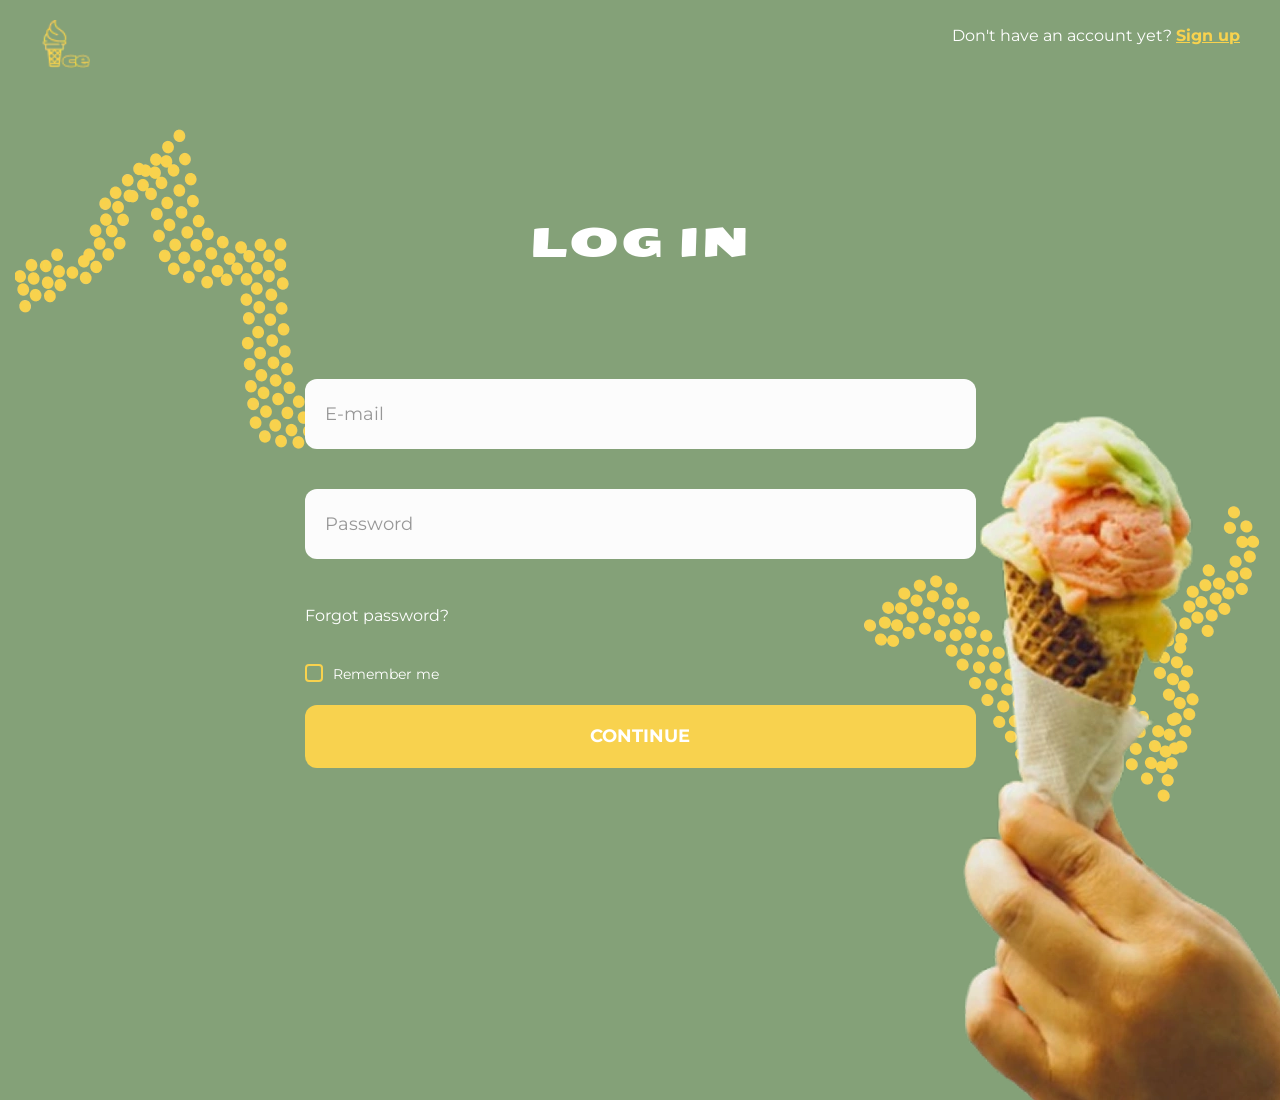
<file: login.html>
<!DOCTYPE html>
<html lang="en">
<head>
    <meta charset="UTF-8">
    <meta name="viewport" content="width=device-width, initial-scale=1.0">
    <title>Document</title>
    <link rel="stylesheet" href="./css/main.css">
     <link
        href="https://fonts.googleapis.com/css2?family=Arimo:ital,wght@0,400..700;1,400..700&family=DM+Sans:ital,opsz,wght@0,9..40,100..1000;1,9..40,100..1000&family=Kaushan+Script&family=Montserrat:ital,wght@0,100..900;1,100..900&family=Oswald:wght@200..700&family=Playwrite+NZ+Basic:wght@100..400&family=Roboto:ital,wght@0,100..900;1,100..900&family=Seymour+One&display=swap"
        rel="stylesheet">
    <link rel="preconnect" href="https://fonts.googleapis.com">
    <link rel="preconnect" href="https://fonts.gstatic.com" crossorigin>
    <link
        href="https://fonts.googleapis.com/css2?family=Arimo:ital,wght@0,400..700;1,400..700&family=DM+Sans:ital,opsz,wght@0,9..40,100..1000;1,9..40,100..1000&family=Kaushan+Script&family=Montserrat:ital,wght@0,100..900;1,100..900&family=Oswald:wght@200..700&family=Playwrite+NZ+Basic:wght@100..400&family=Roboto:ital,wght@0,100..900;1,100..900&family=Seymour+One&display=swap"
        rel="stylesheet">
    <link rel="stylesheet" href="https://cdn.jsdelivr.net/npm/bootstrap-icons@1.8.1/font/bootstrap-icons.css">
    <link href="https://cdn.jsdelivr.net/npm/bootstrap@5.1.3/dist/css/bootstrap.min.css" rel="stylesheet">
</head>
<body class="reg-body">

 <img class="bg-ice-cream" src="src/img/icecream.webp" alt="" >
    <img class="bg-dots-1" src="src/img/bg-dots-1.webp" alt="">
    <img class="bg-dots-2" src="src/img/bg-dots-2.webp" alt="">

   <header class="reg-header">
    <div class="logo">
         <a href="index.html"><img src="src/img/iceCream-logo.webp" alt="logo"></a>
    </div>
    <p class="desktop-link">
        <span class="switch-text">Don't have an account yet?</span> 
        <a href="register.html" class="switch-auth">Sign up</a>
    </p>
</header>
<main class="reg-container">
        <h1 id="form-title">LOG IN</h1>
       <form class="reg-form" id="login-form">
                <div class="inputs">
                    <div class="field">
                    <input type="email" id="loginEmail" placeholder="E-mail" required>
                    <p class="error" id="loginEmailError"></p>
                </div>

            <div class="field">
                <input type="password" id="loginPassword" placeholder="Password" required>
                <p class="error" id="loginPasswordError"></p>
            </div>
        </div>

        <p id="forgot" >
            Forgot password?
        </p>

        <div class="checks">
            <label class="check-item">
                <input type="checkbox" id="remember">
                <span class="box"></span>
                Remember me
            </label>
        </div>


            <button type="submit" class="btn-submit" id="reg-btn">CONTINUE</button>
        </form>

        <p class="mobile-link">Already have an account? <a href="register.html">Log in</a></p>
</main>
    
</body>
</html>
</file>
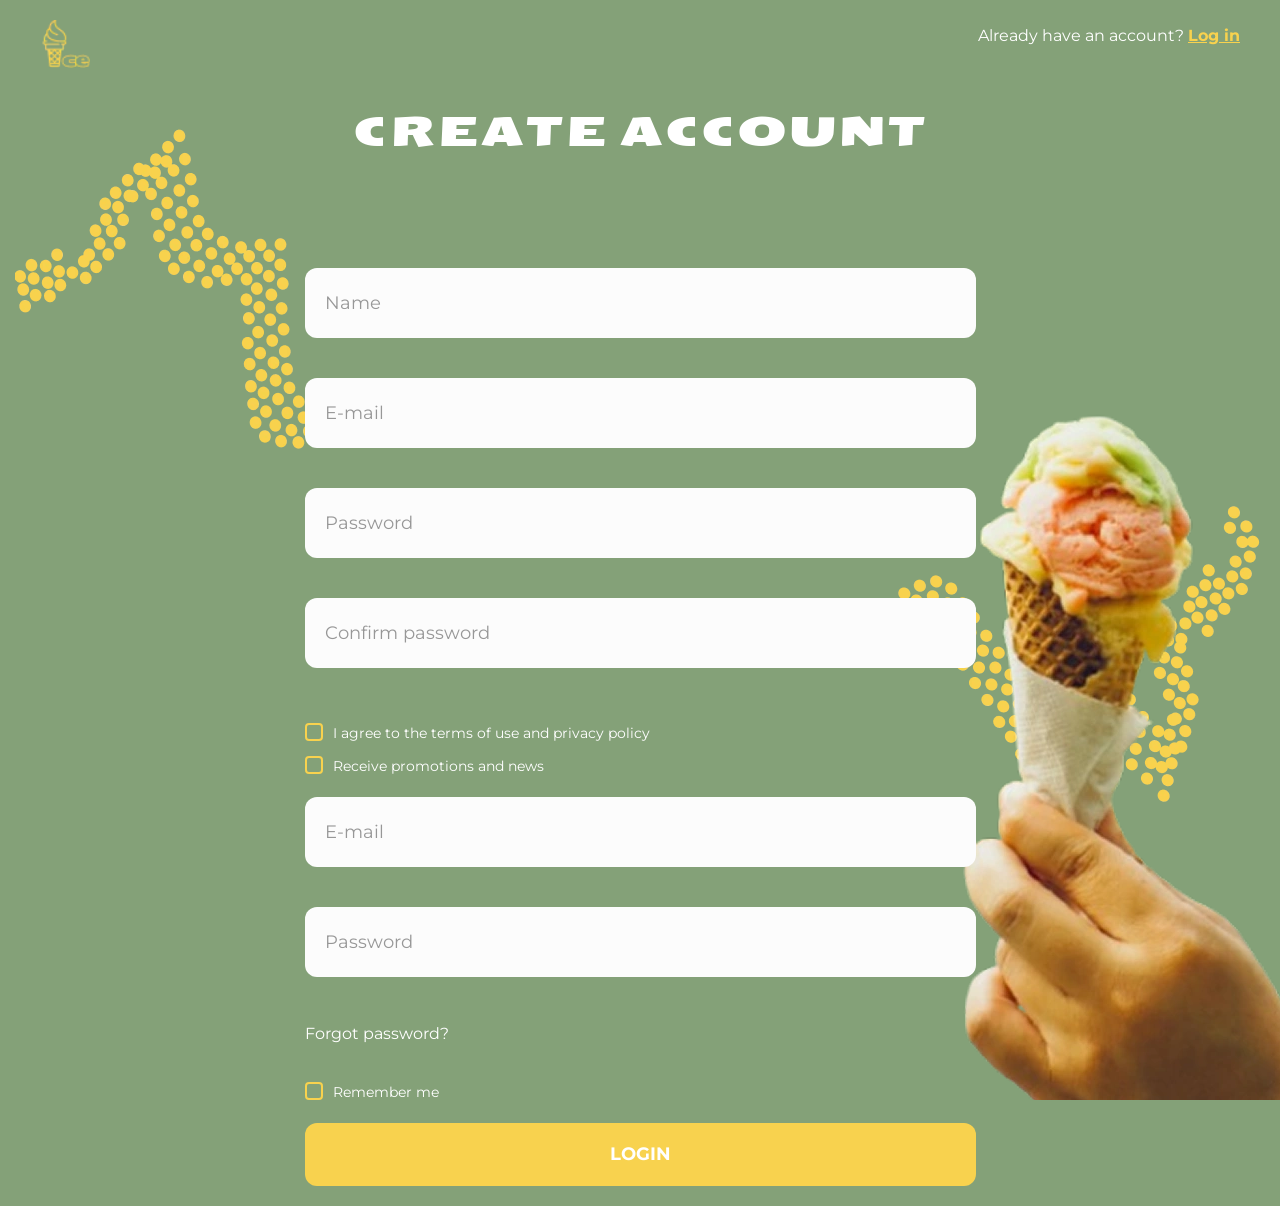
<file: register.html>
<!DOCTYPE html>
<html lang="uk">
<head>
    <meta charset="UTF-8">
    <meta name="viewport" content="width=device-width, initial-scale=1.0">
    <title>IceCream - Registration</title>
    <link rel="stylesheet" href="./css/main.css">
     <link
        href="https://fonts.googleapis.com/css2?family=Arimo:ital,wght@0,400..700;1,400..700&family=DM+Sans:ital,opsz,wght@0,9..40,100..1000;1,9..40,100..1000&family=Kaushan+Script&family=Montserrat:ital,wght@0,100..900;1,100..900&family=Oswald:wght@200..700&family=Playwrite+NZ+Basic:wght@100..400&family=Roboto:ital,wght@0,100..900;1,100..900&family=Seymour+One&display=swap"
        rel="stylesheet">
    <link rel="preconnect" href="https://fonts.googleapis.com">
    <link rel="preconnect" href="https://fonts.gstatic.com" crossorigin>
    <link
        href="https://fonts.googleapis.com/css2?family=Arimo:ital,wght@0,400..700;1,400..700&family=DM+Sans:ital,opsz,wght@0,9..40,100..1000;1,9..40,100..1000&family=Kaushan+Script&family=Montserrat:ital,wght@0,100..900;1,100..900&family=Oswald:wght@200..700&family=Playwrite+NZ+Basic:wght@100..400&family=Roboto:ital,wght@0,100..900;1,100..900&family=Seymour+One&display=swap"
        rel="stylesheet">
    <link rel="stylesheet" href="https://cdn.jsdelivr.net/npm/bootstrap-icons@1.8.1/font/bootstrap-icons.css">
    <link href="https://cdn.jsdelivr.net/npm/bootstrap@5.1.3/dist/css/bootstrap.min.css" rel="stylesheet">
  
</head>
<body class="reg-body">
    
    <img class="bg-ice-cream" src="src/img/icecream.webp" alt="" >
    <img class="bg-dots-1" src="src/img/bg-dots-1.webp" alt="">
    <img class="bg-dots-2" src="src/img/bg-dots-2.webp" alt="">

    <header class="reg-header">
        <div class="logo">
            <img src="src/img/iceCream-logo.webp" alt="Ice Logo">
        </div>
        <p class="desktop-link">Already have an account? <a href="login.html">Log in</a></p>
    </header>

    <main class="reg-container">
        <h1>CREATE ACCOUNT</h1>

        <form class="reg-form" id="reg-form">
            <div class="inputs">
                <div class="field">
                <input type="text" id="name" placeholder="Name" required>
                <p class="error" ></p>
                </div>

                <div class="field">
                <input type="email" id="email" placeholder="E-mail" required>
                <p class="error" id="emailError"></p>
                </div>

                <div class="field">
                <input type="password" id="pass" placeholder="Password" required>
                <p class="error" id="passwordError"></p>
                </div>

                <div class="field">
                <input type="password" id="confirm-pass" placeholder="Confirm password" required>
                <p class="error" id="confirmError"></p>
                </div>
            </div>

            <div class="checks">
                <label class="check-item">
                    <input type="checkbox" id="policy" required>
                    <span class="box"></span>
                    I agree to the terms of use and privacy policy
                </label>
                <label class="check-item">
                    <input type="checkbox" >
                    <span class="box"></span>
                    Receive promotions and news
                </label>
            </div>


            <form class="reg-form" id="login-form">
                <div class="inputs">
                    <div class="field">
                    <input type="email" id="loginEmail" placeholder="E-mail" required>
                    <p class="error" id="loginEmailError"></p>
                </div>

            <div class="field">
                <input type="password" id="loginPassword" placeholder="Password" required>
                <p class="error" id="loginPasswordError"></p>
            </div>
        </div>

        <p id="forgot" >
            Forgot password?
        </p>

        <div class="checks">
            <label class="check-item">
                <input type="checkbox" id="remember">
                <span class="box"></span>
                Remember me
            </label>
        </div>

        <button type="submit" class="btn-submit" id="login-btn">LOGIN</button>
    </form>

            <!-- <button type="submit" class="btn-submit" id="reg-btn">CONTINUE</button> -->
        </form>

        <p class="mobile-link">Already have an account? <a href="login.html">Log in</a></p>
        
    </main>

    <script src="./script.js"></script>
</body>
</html>
</file>
<file: css/main.css>
body {
  margin: 0;
}

.footer {
  background-color: #84A178;
  width: 100%;
}

.footer-sect {
  display: flex;
  flex-direction: column;
  align-items: flex-start;
  padding: 32px 24px 24px 24px;
}

.footer-preview-text-div h2 {
  font-family: sans-serif;
  font-size: 14px;
  font-weight: 700;
  text-transform: uppercase;
  color: #FCFCFC;
  letter-spacing: 0.08em;
  margin: 0 0 4px 0;
  line-height: 1.4;
}
.footer-preview-text-div h1 {
  font-family: sans-serif;
  font-size: 42px;
  font-weight: 800;
  text-transform: uppercase;
  color: #FCFCFC;
  margin: 0;
  line-height: 1;
  letter-spacing: -0.01em;
}

.footer-right-col {
  display: flex;
  flex-direction: column;
  align-items: flex-end;
  width: 100%;
  margin-top: 24px;
}

.footer-socials-div {
  display: flex;
  flex-direction: row;
  gap: 12px;
  margin-bottom: 12px;
}

.footer-social-icon {
  display: flex;
  align-items: center;
  justify-content: center;
}
.footer-social-icon img {
  width: 34px;
  height: 34px;
  -o-object-fit: contain;
     object-fit: contain;
}

.footer-contact-div {
  text-align: right;
}
.footer-contact-div p {
  font-family: sans-serif;
  font-size: 13px;
  color: #131313;
  margin: 0;
}
.footer-contact-div p strong {
  font-weight: 900;
  color: #131313;
}

.footer-subtext-div {
  width: 100%;
  text-align: center;
  padding: 16px 0 20px;
  border-top: 1px solid rgba(252, 252, 252, 0.4);
}
.footer-subtext-div p {
  font-family: sans-serif;
  font-size: 12px;
  color: #907E82;
  margin: 0;
  line-height: 1.5;
}

.footer-break {
  display: block;
}

.footer-mobile-break {
  display: block;
}
@media (min-width: 600px) {
  .footer-mobile-break {
    display: none;
  }
}

@media (min-width: 600px) {
  .footer-sect {
    padding: 36px 32px 28px 32px;
  }
  .footer-preview-text-div h2 {
    font-size: 16px;
  }
  .footer-preview-text-div h1 {
    font-size: 52px;
  }
  .footer-break {
    display: inline;
  }
}
@media (min-width: 900px) {
  .footer-sect {
    flex-direction: row;
    align-items: center;
    justify-content: space-between;
    padding: 36px 60px 32px 60px;
  }
  .footer-preview-text-div h2 {
    font-size: 14px;
    margin-bottom: 2px;
  }
  .footer-preview-text-div h1 {
    font-size: 48px;
  }
  .footer-right-col {
    width: auto;
    margin-top: 0;
    align-items: flex-end;
  }
  .footer-contact-div p {
    font-size: 14px;
  }
}
@media (min-width: 1200px) {
  .footer-sect {
    padding: 40px 80px 36px 80px;
  }
  .footer-preview-text-div h1 {
    font-size: 56px;
  }
}
.header {
  background-color: #84A178;
  height: 502px;
}
.header nav .nav-container {
  list-style: none;
  margin: 0;
  padding: 15px;
  display: flex;
  justify-content: space-between;
}
.header nav .nav-container .nav-direction {
  display: none;
  cursor: pointer;
}
.header nav .nav-container .nav-direction a {
  text-decoration: none;
  color: inherit;
}
.header nav .nav-container .nav-button {
  display: none;
}
.header nav .nav-container .nav-element {
  font-size: 32px;
  color: white;
  cursor: pointer;
  margin-right: 15px;
  transition-duration: 0.5s;
}
.header nav .nav-container .nav-element:hover {
  color: rgb(170, 170, 170);
}
.header .hero-sect {
  display: flex;
  flex-direction: column;
}
.header .hero-sect .hero-prevew-div {
  margin-left: 5%;
  margin-top: 35px;
}
.header .hero-sect .hero-prevew-div p {
  font-family: Seymour One;
  font-weight: 400;
  font-size: 26px;
  line-height: 100%;
  letter-spacing: 4%;
  text-transform: uppercase;
  color: white;
}
.header .hero-sect .hero-prevew-div p span {
  font-family: Seymour One;
  font-weight: 400;
  font-size: 34px;
  line-height: 96%;
  letter-spacing: 0%;
  text-transform: uppercase;
}
.header .hero-sect .hero-prevew-div div {
  display: flex;
  align-items: center;
  gap: 15px;
}
.header .hero-sect .hero-prevew-div div button {
  width: 108px;
  height: 38px;
  border-radius: 8px;
  border-style: none;
  border: 2px solid #F8D24E;
  background-color: #84A178;
  font-family: Montserrat;
  font-weight: 600;
  font-size: 12px;
  line-height: 100%;
  letter-spacing: 0%;
  text-align: center;
  vertical-align: middle;
}
.header .hero-sect .hero-prevew-div div a {
  font-family: Montserrat;
  font-weight: 600;
  font-size: 12px;
  line-height: 100%;
  letter-spacing: 0%;
  text-align: center;
  vertical-align: middle;
  text-decoration: underline;
  text-decoration-style: solid;
  text-decoration-thickness: 0%;
  color: #F8D24E;
  transition-duration: 0.6s;
}
.header .hero-sect .hero-prevew-div div a:hover {
  color: #e2bb2f;
}
.header .hero-sect .hero-mediocre-div {
  display: none;
}
.header .hero-sect .hero-img-div {
  margin-top: 32px;
  display: flex;
  justify-content: center;
  background-image: url(/src/img/dots-bg-mobile.webp);
  background-repeat: no-repeat;
  background-position: center bottom;
  background-size: contain;
}
.header .hero-sect .hero-numbers-div {
  display: none;
}

@media (min-width: 480px) {
  .header {
    height: 415px;
  }
  .header .hero-prevew-div {
    width: 247px;
  }
  .header .hero-img-div {
    position: relative;
    bottom: 86px;
    align-self: flex-end;
    width: 320px;
  }
}
@media (min-width: 768px) {
  .header nav {
    padding-top: 20px;
  }
  .header nav .nav-container {
    margin-left: 16px;
    margin-right: 16px;
    padding: 0;
  }
  .header nav .nav-container .nav-btns-div {
    display: flex;
    align-items: center;
    gap: 30px;
  }
  .header nav .nav-container .nav-btns-div .nav-button {
    display: block;
    width: 152px;
    height: 42px;
    border-style: none;
    border-radius: 10px;
    background-color: #F8D24E;
    font-family: Montserrat;
    font-weight: 600;
    font-size: 14px;
    line-height: 100%;
    letter-spacing: 0%;
    text-align: center;
    vertical-align: middle;
  }
  .header nav .nav-container .nav-btns-div .nav-button i {
    -webkit-text-stroke: 1px black;
  }
  .header .hero-sect {
    background-image: url("/src/img/dots-left-bg-tablet.webp"), url("/src/img/dots-right-bg-tablet.webp");
    background-repeat: no-repeat, no-repeat;
    background-position: left bottom, right bottom;
    height: 347px;
    display: flex;
    flex-direction: row;
    padding-left: 16px;
    padding-right: 16px;
  }
  .header .hero-sect .hero-info-div .hero-prevew-div {
    margin-top: 10px;
    margin-left: 0px;
  }
  .header .hero-sect .hero-info-div .hero-prevew-div div {
    margin-top: 20px;
  }
  .header .hero-sect .hero-info-div .hero-mediocre-div {
    margin-top: 20px;
    display: flex;
    align-items: center;
    gap: 20px;
  }
  .header .hero-sect .hero-info-div .hero-mediocre-div div p {
    width: 165px;
    font-family: DM Sans;
    font-weight: 400;
    font-size: 12px;
    line-height: 140%;
    letter-spacing: 0%;
    color: white;
    margin: 0;
  }
  .header .hero-sect .hero-info-div .hero-mediocre-div div i {
    color: white;
    font-size: 32px;
    cursor: pointer;
  }
  .header .hero-sect .hero-info-div .hero-mediocre-div img {
    width: 152px;
    height: 152px;
  }
  .header .hero-sect .hero-numbers-div {
    display: block;
    width: 50px;
    align-self: flex-start;
    margin-top: 30px;
  }
  .header .hero-sect .hero-numbers-div h1 {
    font-family: Montserrat;
    font-weight: 900;
    font-size: 28px;
    line-height: 100%;
    letter-spacing: 4%;
    text-align: right;
    text-transform: uppercase;
  }
  .header .hero-sect .hero-numbers-div p {
    font-family: Montserrat;
    font-weight: 400;
    font-size: 8px;
    line-height: 100%;
    letter-spacing: 0%;
    text-align: right;
  }
  .header .hero-sect .hero-img-div {
    position: relative;
    bottom: 0px;
    margin-top: 0px;
    background-image: none;
    margin-left: 25px;
  }
}
@media (min-width: 1200px) {
  .header {
    height: 664px;
    background-image: url("/src/img/dots-bg-desctop.webp");
    background-repeat: no-repeat;
    background-position: center bottom;
  }
  .header nav .nav-container {
    display: flex;
    justify-content: space-between;
    align-items: center;
  }
  .header nav .nav-container .nav-direction-div {
    display: flex;
    gap: 20px;
  }
  .header nav .nav-container .nav-direction-div .nav-direction {
    display: block;
    font-family: Montserrat;
    font-weight: 700;
    font-size: 16px;
    line-height: 100%;
    letter-spacing: 0%;
    vertical-align: middle;
    color: #FCFCFC;
    transition-duration: 0.5s;
  }
  .header nav .nav-container .nav-direction-div .nav-direction:hover {
    scale: 1.1;
    color: #F8D24E;
  }
  .header .hero-sect {
    background-image: none;
    height: 596px;
  }
  .header .hero-sect .hero-info-div .hero-prevew-div {
    margin-top: 50px;
  }
  .header .hero-sect .hero-info-div .hero-prevew-div p {
    font-family: Seymour One;
    font-weight: 400;
    font-size: 38px;
    line-height: 100%;
    letter-spacing: 4%;
    text-transform: uppercase;
    width: 367px;
  }
  .header .hero-sect .hero-info-div .hero-prevew-div span {
    font-family: Seymour One;
    font-weight: 400;
    font-size: 38px;
    line-height: 100%;
    letter-spacing: 4%;
    text-transform: uppercase;
  }
  .header .hero-sect .hero-info-div .hero-prevew-div div {
    width: 350px;
    margin-top: 40px;
  }
  .header .hero-sect .hero-info-div .hero-prevew-div div button {
    width: 134px;
    height: 42px;
    font-family: Montserrat;
    font-weight: 600;
    font-size: 14px;
    line-height: 18px;
    letter-spacing: 0%;
    text-align: center;
    vertical-align: middle;
  }
  .header .hero-sect .hero-info-div .hero-prevew-div div a {
    font-family: Montserrat;
    font-weight: 600;
    font-size: 14px;
    line-height: 100%;
    letter-spacing: 0%;
    text-align: center;
    vertical-align: middle;
    text-decoration: underline;
    text-decoration-style: solid;
    text-decoration-thickness: 0%;
  }
  .header .hero-sect .hero-info-div .hero-mediocre-div {
    margin-top: 60px;
  }
  .header .hero-sect .hero-info-div .hero-mediocre-div img {
    width: 225px;
    height: 225px;
  }
  .header .hero-sect .hero-info-div .hero-mediocre-div div {
    position: relative;
    top: 25px;
  }
  .header .hero-sect .hero-info-div .hero-mediocre-div div p {
    font-family: DM Sans;
    font-weight: 400;
    font-size: 14px;
    line-height: 140%;
    letter-spacing: 0%;
    width: 200px;
  }
  .header .hero-sect .hero-img-div {
    margin-left: 255px;
  }
  .header .hero-sect .hero-numbers-div {
    margin-left: 97px;
  }
  .header .hero-sect .hero-numbers-div h1 {
    font-family: Montserrat;
    font-weight: 900;
    font-size: 46px;
    line-height: 100%;
    letter-spacing: 4%;
    text-align: right;
    text-transform: uppercase;
  }
  .header .hero-sect .hero-numbers-div p {
    font-family: Montserrat;
    font-weight: 400;
    font-size: 14px;
    line-height: 100%;
    letter-spacing: 0%;
    text-align: right;
  }
}
.explain-div {
  height: 1524px;
  background-color: #84A178;
}
.explain-div .explain-text {
  font-family: Montserrat;
  font-weight: 700;
  font-size: 18px;
  leading-trim: NONE;
  line-height: 100%;
  letter-spacing: 0%;
  text-align: center;
  text-transform: uppercase;
  color: #FCFCFC;
}
.explain-div .explain-h1 {
  font-family: Seymour One;
  font-weight: 400;
  font-size: 30px;
  leading-trim: NONE;
  line-height: 100%;
  letter-spacing: 4%;
  text-align: center;
  text-transform: uppercase;
  color: #FCFCFC;
}
.explain-div .direction-explain {
  padding: 40px;
}
.explain-div .explain-animal {
  display: flex;
  justify-content: center;
  align-content: center;
  max-width: 100%;
  height: auto;
  top: 263px;
  left: 21px;
  angle: 0 deg;
  opacity: 1;
  border-radius: 140px;
  background-color: #84A178;
}

.lorem-expalin {
  font-family: Montserrat;
  font-weight: 400;
  width: 220px;
  font-size: 12px;
  line-height: 176%;
  letter-spacing: 4%;
  text-align: center;
  color: #FCFCFC;
}
.lorem-expalin .text-cow {
  font-family: Montserrat;
  font-weight: 400;
  font-style: Regular;
  font-size: 12px;
  line-height: 162%;
  letter-spacing: 0%;
  text-align: center;
}

.explain-dir {
  padding: 20px;
}

.btn-direction {
  display: flex;
  justify-content: center;
  align-items: center;
}
.btn-direction .button-explain {
  width: 164px;
  height: 42px;
  angle: 0 deg;
  opacity: 1;
  border-radius: 10px;
  background-color: #F8D24E;
  display: flex;
  align-items: center;
  justify-content: center;
  border: none;
}
.btn-direction .button-explain {
  font-family: Montserrat;
  font-weight: 600;
  font-size: 14px;
  leading-trim: NONE;
  line-height: 18px;
  letter-spacing: 0%;
  text-align: center;
  vertical-align: middle;
}

.image-exlain {
  display: flex;
  justify-content: center;
  align-items: center;
}

.image-mini {
  background-color: #F8D24E;
  width: 50px;
  height: 50px;
  top: 7px;
  left: 7px;
  angle: 0 deg;
  opacity: 1;
  border-radius: 50%;
  padding: 10px;
}

.image-colums {
  display: flex;
  justify-content: center;
  align-items: center;
  flex-direction: column;
}

.image-mini {
  display: flex;
  justify-content: center;
  align-items: center;
  flex-direction: column;
  width: 50px;
  height: 50px;
  top: 0px;
  angle: 0 deg;
  opacity: 1;
}

.quantity {
  font-family: Montserrat;
  font-weight: 700;
  font-size: 36px;
  leading-trim: NONE;
  line-height: 100%;
  letter-spacing: 4%;
  text-align: center;
  text-transform: uppercase;
  color: #FCFCFC;
}

.quantity-text {
  font-family: Montserrat;
  font-weight: 400;
  font-size: 11px;
  leading-trim: NONE;
  line-height: 170%;
  letter-spacing: 0%;
  text-align: center;
  color: #FCFCFC;
}

.mini-direction {
  display: flex;
  justify-content: center;
  align-items: center;
  padding: 20px;
}

.explain-div {
  height: 1624px;
  background-color: #84A178;
}

.quantity-text {
  font-family: Montserrat;
  font-weight: 400;
  font-size: 12px;
  leading-trim: NONE;
  line-height: 170%;
  letter-spacing: 0%;
  text-align: center;
  color: #FCFCFC;
}

.text-directions {
  display: flex;
  flex-direction: column;
  align-items: center;
}

.explain-animal {
  width: 280px;
}

.explain-main-text-div {
  display: flex;
  justify-content: center;
  align-items: center;
}

@media (min-width: 480px) {
  .explain-div {
    height: 1624px;
    background-color: #84A178;
  }
  .quantity-text {
    font-family: Montserrat;
    font-weight: 400;
    font-size: 12px;
    leading-trim: NONE;
    line-height: 170%;
    letter-spacing: 0%;
    text-align: center;
    color: #FCFCFC;
  }
  .text-directions {
    text-align: start;
    width: 336px;
  }
  .explain-animal {
    width: 280px;
  }
  .explain-main-text-div {
    display: flex;
    justify-content: center;
    align-items: center;
  }
  .lorem-expalin {
    font-family: Montserrat;
    font-weight: 400;
    width: 220px;
    font-size: 12px;
    line-height: 176%;
    letter-spacing: 4%;
    text-align: center;
    color: #FCFCFC;
  }
  .lorem-expalin .text-cow {
    font-family: Montserrat;
    font-weight: 400;
    font-style: Regular;
    font-size: 12px;
    leading-trim: NONE;
    line-height: 162%;
    letter-spacing: 0%;
    text-align: center;
  }
}
@media (min-width: 768px) {
  .explain-div {
    height: 1075px;
    angle: 0 deg;
    opacity: 1;
    color: #84A178;
  }
  .explain-omega {
    display: flex;
    justify-content: center;
    align-items: center;
  }
  .image-colums {
    display: flex;
    justify-content: center;
    align-items: center;
    flex-direction: row;
  }
  .width-colums {
    padding: 50px;
  }
  .lorem-expalin {
    text-align: start;
    font-family: Montserrat;
    font-weight: 400;
    font-size: 12px;
    line-height: 176%;
    letter-spacing: 4%;
    width: 334px;
  }
  .lorem-expalin .text-cow {
    font-family: Montserrat;
    font-weight: 400;
    font-style: Regular;
    font-size: 12px;
    leading-trim: NONE;
    line-height: 194%;
    letter-spacing: 4%;
    text-align: start;
  }
  .explain-animal {
    width: 330px;
    top: 214px;
    left: 32px;
    angle: 0 deg;
    opacity: 1;
    border-radius: 165px;
  }
  .btn-direction {
    display: flex;
    justify-content: start;
  }
  .lorem-expalin {
    display: flex;
    justify-content: center;
    align-items: center;
    font-size: 12px;
  }
}
@media (min-width: 1200px) {
  .explain-div {
    height: 1228px;
    opacity: 1;
    color: #84A178;
  }
  .lorem-expalin {
    display: flex;
    justify-content: center;
    align-items: start;
    font-size: 14px;
  }
  .text-directions {
    display: flex;
    flex-direction: column;
  }
  .btn-direction {
    display: flex;
    justify-content: start;
  }
  .text-cow {
    display: flex;
    text-align: start;
  }
  .btn-directions {
    text-align: start;
  }
  .image-exlain {
    width: 491px;
    height: 529px;
  }
  .explain-animal {
    width: 491px;
  }
}
.comment-sect {
  display: flex;
  flex-direction: column;
  align-items: center;
  background-image: url(/src/img/comment-mobile-bg.webp);
  background-position: center;
  background-size: cover;
  height: 1069px;
}
.comment-sect .surface-img {
  content: url(/src/img/surface.webp);
  position: relative;
  bottom: 35px;
}
.comment-sect .comment-div {
  display: flex;
  flex-direction: column;
  align-items: center;
}
.comment-sect .comment-div .comment-img {
  margin-top: 10px;
  width: 85px;
  height: 85px;
}
.comment-sect .comment-div .comment-text-div {
  display: flex;
  justify-content: center;
  align-items: center;
  text-align: center;
  background-color: #84A178;
  width: 280px;
  height: 260px;
  border-radius: 10px;
  margin-bottom: 40px;
  margin-top: 30px;
}
.comment-sect .comment-div .comment-text-div .comment-text {
  color: #FCFCFC;
  font-family: Montserrat;
  font-weight: 400;
  font-size: 12px;
  line-height: 255%;
  letter-spacing: 0%;
  width: 202px;
}
.comment-sect .comment-div .locate-text {
  text-align: center;
  font-family: Montserrat;
  font-weight: 500;
  font-size: 20px;
  line-height: 186%;
  letter-spacing: 0%;
}
.comment-sect .comment-div .comment-circle {
  display: flex;
  justify-content: center;
  align-items: center;
  gap: 23px;
}
.comment-sect .comment-div .comment-circle .bi.bi-circle-fill:nth-child(1) {
  color: #84A178;
}

.location-sect {
  display: flex;
  flex-direction: column;
  align-items: center;
  gap: 20px;
  background-color: #84A178;
}
.location-sect .location-card-div {
  display: flex;
  flex-direction: column;
  align-items: center;
  gap: 20px;
}
.location-sect .location-card {
  background-color: white;
  width: 280px;
  height: 412px;
  border-radius: 24px;
  padding: 30px;
  position: relative;
  bottom: 330px;
}
.location-sect .location-card p {
  margin: 0;
}
.location-sect .location-card h3 {
  margin: 0;
}
.location-sect .location-card .location-name-div h1 {
  background-color: #F8D24E;
  font-family: Montserrat;
  font-weight: 500;
  font-size: 12px;
  line-height: 120%;
  letter-spacing: 4%;
  width: -moz-fit-content;
  width: fit-content;
  padding: 5px 20px;
  border-radius: 4px;
}
.location-sect .location-card .location-name-div p {
  font-family: Montserrat;
  font-weight: 500;
  font-size: 12px;
  line-height: 186%;
  letter-spacing: 4%;
  margin-top: 20px;
}
.location-sect .location-card .location-name-div a {
  font-family: Montserrat;
  font-weight: 500;
  font-size: 12px;
  line-height: 183%;
  letter-spacing: 4%;
  text-decoration: none;
  color: #D6936D;
  width: 190px;
  margin-top: 10px;
}
.location-sect .location-card .location-name-div a:hover {
  text-decoration: underline;
}
.location-sect .location-card .location-time-div {
  margin-top: 40px;
}
.location-sect .location-card .location-time-div p {
  font-family: Montserrat;
  font-weight: 500;
  font-size: 12px;
  line-height: 186%;
  letter-spacing: 0%;
  color: #907E82;
}
.location-sect .location-card .location-time-div h3 {
  font-family: Montserrat;
  font-weight: 500;
  font-size: 12px;
  line-height: 186%;
  letter-spacing: 0%;
  margin-top: 10px;
}
.location-sect .location-card .location-info-div {
  font-family: Montserrat;
  font-weight: 500;
  font-size: 12px;
  line-height: 160%;
  letter-spacing: 0%;
  margin-top: 40px;
}
.location-sect .location-btn-div {
  display: flex;
  flex-direction: column;
}
.location-sect .location-btn-div button {
  width: 196px;
  height: 42px;
  border-radius: 10px;
  border-style: none;
  font-family: Montserrat;
  font-weight: 600;
  font-size: 14px;
  line-height: 18px;
  letter-spacing: 0%;
  text-align: center;
  vertical-align: middle;
}
.location-sect .location-btn-div button i {
  -webkit-text-stroke: 1px black;
  padding-left: 10px;
}
.location-sect .location-btn-div .location-first-btn {
  position: relative;
  bottom: 200px;
  background-color: #F8D24E;
}
.location-sect .location-btn-div .location-two-btn {
  position: relative;
  bottom: 160px;
  border: 2px solid #F8D24E;
  background-color: #84A178;
}

.text-menu {
  font-size: 24px;
  font-family: Seymour One;
  color: #FCFCFC;
}

.text-position {
  display: flex;
  justify-content: center;
  align-items: center;
}

.lorem-menu {
  font-size: 16px;
  color: #FCFCFC;
  width: 264px;
}

.btn-cafe {
  justify-content: start;
  font-size: 14px;
  color: #131313;
  width: 196px;
  height: 42px;
  background-color: #F8D24E;
  border: none;
  border-radius: 10px;
  font-weight: bold;
}
.btn-cafe .bi-chevron-right {
  margin-left: 10px;
  -webkit-text-stroke: 1px black;
}

.image-menu {
  width: 283px;
  height: 188px;
}

@media (min-width: 480px) {
  .comment-sect {
    height: 1211px;
  }
  .comment-sect .surface-img {
    width: 440px;
    height: 204px;
    bottom: 40px;
  }
  .image-menu {
    width: 434px;
    height: 288px;
  }
  .lorem-menu {
    width: 462px;
  }
  .location-cafe {
    display: flex;
    justify-content: left;
  }
  .image-menu-direction {
    display: flex;
    justify-content: center;
  }
  .text-position {
    display: flex;
    justify-content: start;
    padding: 20px 20px 0px 20px;
  }
  .lorem-position {
    display: flex;
    justify-content: start;
    padding: 5px 0px 0px 20px;
  }
  .location-cafe {
    display: flex;
    justify-content: start;
    padding: 0px 0px 0px 40px;
  }
  .container-menu {
    display: flex;
    justify-content: center;
    flex-direction: column;
    padding: 0px 0px 0px 20px;
  }
}
@media (min-width: 768px) {
  .image-menu {
    width: 616px;
    height: 417px;
  }
  .text-menu {
    font-size: 40px;
  }
  .lorem-menu {
    font-size: 20px;
  }
  .place-menu {
    display: flex;
    align-items: center;
  }
  .comment-sect {
    height: 1040;
  }
  .comment-sect .surface-img {
    width: 704px;
    height: 327px;
    bottom: 145px;
    content: url(/src/img/surface-tablet.webp);
  }
  .comment-sect .comment-div .comment-text-div {
    width: 705px;
    height: 138px;
    border-radius: 24px;
  }
  .comment-sect .comment-div .comment-text-div .comment-text {
    font-family: Montserrat;
    font-weight: 500;
    font-size: 14px;
    line-height: 186%;
    letter-spacing: 4%;
    text-align: center;
    width: 545px;
  }
  .location-sect .location-card-div {
    display: flex;
    flex-direction: row;
  }
  .location-sect .location-card-div .location-card {
    width: 224px;
    height: 537px;
    bottom: 280px;
  }
  .location-sect .location-card-div .location-card .location-name-div h1 {
    font-family: Montserrat;
    font-weight: 500;
    font-size: 16px;
    leading-trim: NONE;
    line-height: 140%;
    letter-spacing: 4%;
    text-align: center;
  }
  .location-sect .location-card-div .location-card .location-name-div p {
    font-family: Montserrat;
    font-weight: 500;
    font-size: 14px;
    leading-trim: NONE;
    line-height: 186%;
    letter-spacing: 4%;
    margin-top: 30px;
  }
  .location-sect .location-card-div .location-card .location-name-div a {
    font-family: Montserrat;
    font-weight: 500;
    font-size: 14px;
    leading-trim: NONE;
    line-height: 183%;
    letter-spacing: 4%;
  }
  .location-sect .location-card-div .location-card .location-time-div {
    margin-top: 60px;
  }
  .location-sect .location-card-div .location-card .location-time-div p {
    font-family: Montserrat;
    font-weight: 500;
    font-size: 14px;
    leading-trim: NONE;
    line-height: 186%;
    letter-spacing: 0%;
  }
  .location-sect .location-card-div .location-card .location-time-div h3 {
    font-family: Montserrat;
    font-weight: 500;
    font-size: 14px;
    leading-trim: NONE;
    line-height: 186%;
    letter-spacing: 0%;
  }
  .location-sect .location-card-div .location-card .location-info-div {
    font-family: Montserrat;
    font-weight: 500;
    font-size: 14px;
    leading-trim: NONE;
    line-height: 150%;
    letter-spacing: 0%;
    margin-top: 60px;
  }
  .location-sect .location-btn-div {
    display: flex;
    flex-direction: row;
    gap: 30px;
  }
  .location-sect .location-btn-div button {
    width: 196px;
    height: 42px;
    border-radius: 10px;
    border-style: none;
    font-family: Montserrat;
    font-weight: 600;
    font-size: 14px;
    line-height: 18px;
    letter-spacing: 0%;
    text-align: center;
    vertical-align: middle;
  }
  .location-sect .location-btn-div .location-first-btn {
    bottom: 200px;
  }
  .location-sect .location-btn-div .location-two-btn {
    bottom: 200px;
  }
}
@media (min-width: 1200px) {
  .image-menu {
    width: 758px;
    height: 503px;
  }
  .place-menu {
    display: flex;
    justify-content: center;
    align-items: center;
    flex-direction: row;
  }
  .location-cafe {
    padding: 0px 0px 0px 100px;
  }
  .text-menu {
    font-size: 40px;
  }
  .comment-sect {
    height: 1040;
  }
  .comment-sect .surface-img {
    width: 1013px;
    height: 422px;
    bottom: 80px;
    content: url(/src/img/surface-desktop.webp);
  }
  .comment-sect .comment-div .comment-text-div {
    width: 968px;
    height: 138px;
    border-radius: 24px;
  }
  .comment-sect .comment-div .comment-text-div .comment-text {
    font-family: Montserrat;
    font-weight: 500;
    font-size: 16px;
    line-height: 186%;
    letter-spacing: 4%;
    text-align: center;
    width: 750px;
  }
  .location-sect .location-card-div .location-card {
    width: 368px;
    height: 542px;
    bottom: 280px;
  }
  .location-sect .location-card-div .location-card .location-name-div h1 {
    font-family: Montserrat;
    font-weight: 500;
    font-size: 16px;
    leading-trim: NONE;
    line-height: 140%;
    letter-spacing: 4%;
    text-align: center;
  }
  .location-sect .location-card-div .location-card .location-name-div p {
    font-family: Montserrat;
    font-weight: 500;
    font-size: 16px;
    leading-trim: NONE;
    line-height: 186%;
    letter-spacing: 4%;
  }
  .location-sect .location-card-div .location-card .location-name-div a {
    font-family: Montserrat;
    font-weight: 500;
    font-size: 16px;
    leading-trim: NONE;
    line-height: 183%;
    letter-spacing: 4%;
  }
  .location-sect .location-card-div .location-card .location-time-div {
    margin-top: 60px;
  }
  .location-sect .location-card-div .location-card .location-time-div p {
    font-family: Montserrat;
    font-weight: 500;
    font-size: 16px;
    leading-trim: NONE;
    line-height: 186%;
    letter-spacing: 0%;
  }
  .location-sect .location-card-div .location-card .location-time-div h3 {
    font-family: Montserrat;
    font-weight: 500;
    font-size: 16px;
    leading-trim: NONE;
    line-height: 186%;
    letter-spacing: 0%;
  }
  .location-sect .location-card-div .location-card .location-info-div {
    font-family: Montserrat;
    font-weight: 500;
    font-size: 16px;
    leading-trim: NONE;
    line-height: 150%;
    letter-spacing: 0%;
    margin-top: 60px;
  }
}
.backdrop-products {
  position: fixed;
  top: 0;
  left: 0;
  width: 100%;
  height: 100%;
  background-color: rgba(0, 0, 0, 0.5);
  display: flex;
  align-items: center;
  justify-content: center;
  z-index: 999;
  opacity: 1;
  visibility: visible;
  transition: opacity 300ms ease, visibility 300ms ease;
}

.backdrop-products.is-hidden {
  opacity: 0;
  visibility: hidden;
  pointer-events: none;
}

.modal-products {
  background-color: white;
  padding: 20px;
  border-radius: 10px;
  width: 280px;
  height: 991px;
  border: 2px solid #EFD478;
  display: flex;
  flex-direction: column;
  align-items: center;
}
.modal-products h1 {
  font-family: Seymour One;
  font-weight: 400;
  font-size: 16px;
  line-height: 24px;
  letter-spacing: 0%;
  text-align: center;
  vertical-align: middle;
}
.modal-products form {
  display: flex;
  flex-direction: column;
  align-items: center;
}

.btn-close-products {
  border-style: none;
  align-self: flex-end;
  font-size: 30px;
}

.products-images .prewiew-products-icecream {
  display: flex;
  flex-direction: column;
  align-items: center;
  width: 100%;
  margin-top: 20px;
}
.products-images .prewiew-products-icecream img {
  width: 132px;
  position: relative;
  z-index: 10;
}
.products-images .prewiew-products-icecream .products-icecream-text-div {
  width: 132px;
  height: 136px;
  border: 2px solid #AEC6A5;
  border-radius: 15px;
  font-family: Montserrat;
  font-weight: 700;
  font-size: 16px;
  line-height: 100%;
  letter-spacing: 4%;
  text-align: center;
  text-transform: uppercase;
  display: flex;
  align-items: flex-end;
  justify-content: center;
  position: relative;
  bottom: 85px;
  z-index: 1;
}
.products-images .prewiew-products-coffee {
  position: relative;
  bottom: 60px;
  display: flex;
  flex-direction: column;
  align-items: center;
  width: 100%;
}
.products-images .prewiew-products-coffee img {
  width: 132px;
  position: relative;
  z-index: 10;
}
.products-images .prewiew-products-coffee .products-coffee-text-div {
  width: 132px;
  height: 136px;
  background-color: #EFD478;
  border-radius: 15px;
  font-family: Montserrat;
  font-weight: 700;
  font-size: 16px;
  line-height: 100%;
  letter-spacing: 4%;
  text-align: center;
  text-transform: uppercase;
  display: flex;
  align-items: flex-end;
  justify-content: center;
  position: relative;
  bottom: 85px;
  z-index: 1;
}
.products-images .prewiew-products-milkshakes {
  position: relative;
  bottom: 120px;
  display: flex;
  flex-direction: column;
  align-items: center;
  width: 100%;
}
.products-images .prewiew-products-milkshakes img {
  width: 132px;
  position: relative;
  z-index: 10;
}
.products-images .prewiew-products-milkshakes .products-milkshakes-text-div {
  width: 132px;
  height: 136px;
  border: 2px solid #D6936D;
  border-radius: 15px;
  font-family: Montserrat;
  font-weight: 700;
  font-size: 16px;
  line-height: 100%;
  letter-spacing: 4%;
  text-align: center;
  text-transform: uppercase;
  display: flex;
  align-items: flex-end;
  justify-content: center;
  position: relative;
  bottom: 85px;
  z-index: 1;
}

.name-input-products {
  position: relative;
  bottom: 170px;
  width: 214px;
  padding: 5px;
  border-style: none;
  border: 1px solid #AEC6A5;
  border-radius: 10px;
}

.phone-input-products {
  position: relative;
  bottom: 160px;
  width: 214px;
  padding: 5px;
  border-style: none;
  border: 1px solid #AEC6A5;
  border-radius: 10px;
}

.comment-input-products {
  position: relative;
  bottom: 150px;
  width: 214px;
  height: 55;
  padding: 5px;
  border-style: none;
  border: 1px solid #AEC6A5;
  border-radius: 10px;
}

.submit-modal {
  position: relative;
  bottom: 140px;
  width: 114px;
  height: 42px;
  background-color: #EFD478;
  font-family: Montserrat;
  font-weight: 600;
  font-size: 12px;
  line-height: 100%;
  letter-spacing: 0%;
  text-align: center;
  vertical-align: middle;
  border-style: none;
  border-radius: 10px;
}

@media (min-width: 768px) {
  .modal-products {
    width: 568px;
    height: 644px;
  }
  .modal-products h1 {
    position: relative;
    bottom: 20px;
    font-family: Seymour One;
    font-weight: 400;
    font-size: 20px;
    line-height: 28px;
    letter-spacing: 0%;
    text-align: center;
    vertical-align: middle;
  }
  .products-images {
    display: flex;
    flex-direction: row;
    gap: 30px;
  }
  .products-images .prewiew-products-milkshakes {
    position: relative;
    bottom: 0px;
  }
  .products-images .prewiew-products-coffee {
    position: relative;
    bottom: 0px;
  }
  .products-images .prewiew-products-icecream {
    margin-top: 0px;
  }
  .name-input-products {
    position: relative;
    bottom: 20px;
    width: 368px;
    height: 42px;
  }
  .phone-input-products {
    position: relative;
    bottom: 0px;
    width: 368px;
    height: 42px;
  }
  .comment-input-products {
    position: relative;
    bottom: 0px;
    width: 368px;
    height: 84px;
    margin-top: 20px;
  }
  .submit-modal {
    position: relative;
    bottom: 0px;
    margin-top: 10px;
  }
}
.backdrop-ice-cream {
  position: fixed;
  top: 0;
  left: 0;
  width: 100%;
  height: 100%;
  background-color: rgba(0, 0, 0, 0.5);
  display: flex;
  align-items: center;
  justify-content: center;
  z-index: 999;
  opacity: 1;
  visibility: visible;
  transition: opacity 300ms ease, visibility 300ms ease;
}

.backdrop-ice-cream.is-hidden {
  opacity: 0;
  visibility: hidden;
  pointer-events: none;
}

.modal-ice-cream {
  background-color: white;
  padding: 20px;
  border-radius: 10px;
  width: 280px;
  height: 968px;
  border: 2px solid #EFD478;
  display: flex;
  flex-direction: column;
  align-items: center;
}
.modal-ice-cream .btn-close-ice-cream {
  border-style: none;
  align-self: flex-end;
  font-size: 30px;
}
.modal-ice-cream h1 {
  font-family: Seymour One;
  font-weight: 400;
  font-size: 20px;
  line-height: 28px;
  letter-spacing: 0%;
  text-align: center;
  vertical-align: middle;
}
.modal-ice-cream form {
  display: flex;
  flex-direction: column;
  align-items: center;
}
.modal-ice-cream form .ice-cream-composition-div {
  display: flex;
}
.modal-ice-cream form .ice-cream-composition-div .ice-cream-composition-card {
  margin-top: 20px;
  width: 53px;
  height: 72px;
  border-radius: 40px;
  border: 2px solid #84A178;
  display: flex;
  flex-direction: column;
  justify-content: space-between;
  align-items: center;
}
.modal-ice-cream form .ice-cream-composition-div .ice-cream-composition-card .ice-cream-composition-top-text {
  background-color: #84A178;
  border-radius: 20px;
  width: 43px;
  height: 43px;
  display: flex;
  justify-content: center;
  align-items: center;
}
.modal-ice-cream form .ice-cream-composition-div .ice-cream-composition-card .ice-cream-composition-top-text p {
  font-family: Montserrat;
  font-weight: 500;
  font-style: Medium;
  font-size: 10px;
  line-height: 28px;
  letter-spacing: 0%;
  text-align: center;
  vertical-align: middle;
  margin: 0;
}
.modal-ice-cream form .ice-cream-composition-div .ice-cream-composition-card h3 {
  font-family: Montserrat;
  font-weight: 400;
  font-style: Regular;
  font-size: 10px;
  line-height: 100%;
  letter-spacing: 0%;
  text-align: center;
  vertical-align: middle;
}
.modal-ice-cream form .ice-cream-ingredients-div {
  margin-top: 30px;
}
.modal-ice-cream form .ice-cream-ingredients-div h1 {
  font-family: Montserrat;
  font-weight: 500;
  font-style: Medium;
  font-size: 20px;
  line-height: 28px;
  letter-spacing: 0%;
  text-align: center;
  vertical-align: middle;
}
.modal-ice-cream form .ice-cream-ingredients-div .ice-cream-ingredients-text {
  display: flex;
  gap: 40px;
  justify-content: space-between;
}
.modal-ice-cream form .ice-cream-ingredients-div .ice-cream-ingredients-text .ice-cream-ingredients-name {
  font-family: Montserrat;
  font-weight: 400;
  font-style: Regular;
  font-size: 14px;
  line-height: 176%;
  letter-spacing: 4%;
  text-align: start;
  vertical-align: middle;
  display: flex;
  flex-direction: column;
  gap: 10px;
}
.modal-ice-cream form .ice-cream-ingredients-div .ice-cream-ingredients-text .ice-cream-ingredients-name p {
  margin: 0;
}
.modal-ice-cream form .ice-cream-ingredients-div .ice-cream-ingredients-text .ice-cream-ingredients-kcal {
  display: flex;
  flex-direction: column;
  gap: 10px;
}
.modal-ice-cream form .ice-cream-ingredients-div .ice-cream-ingredients-text .ice-cream-ingredients-kcal h3 {
  font-family: Montserrat;
  font-weight: 400;
  font-style: Regular;
  font-size: 14px;
  line-height: 176%;
  letter-spacing: 4%;
  text-align: end;
  vertical-align: middle;
  margin: 0;
}
.modal-ice-cream form .name-input-ice-cream {
  width: 230px;
  height: 42px;
  padding: 5px;
  border-style: none;
  border: 1px solid #AEC6A5;
  border-radius: 10px;
  margin-top: 25px;
}
.modal-ice-cream form .phone-input-ice-cream {
  width: 230px;
  height: 42px;
  padding: 5px;
  border-style: none;
  border: 1px solid #AEC6A5;
  border-radius: 10px;
  margin-top: 15px;
}
.modal-ice-cream form .comment-input-ice-cream {
  width: 230px;
  height: 74px;
  padding: 5px;
  border-style: none;
  border: 1px solid #AEC6A5;
  border-radius: 10px;
  margin-top: 15px;
}
.modal-ice-cream form .submit-modal-ice-cream {
  width: 132px;
  height: 42px;
  background-color: #F8D24E;
  font-family: Montserrat;
  font-weight: 600;
  font-size: 14px;
  line-height: 100%;
  letter-spacing: 0%;
  text-align: center;
  vertical-align: middle;
  border-style: none;
  border-radius: 10px;
  margin-top: 20px;
}

@media (min-width: 768px) {
  .modal-ice-cream {
    width: 586px;
    height: 996px;
  }
  .modal-ice-cream h1 {
    font-family: Seymour One;
    font-weight: 400;
    font-size: 20px;
    line-height: 28px;
    letter-spacing: 0%;
    text-align: center;
    vertical-align: middle;
  }
  .modal-ice-cream form .ice-cream-composition-div .ice-cream-composition-card {
    width: 65px;
    height: 90px;
  }
  .modal-ice-cream form .ice-cream-composition-div .ice-cream-composition-card .ice-cream-composition-top-text {
    width: 53px;
    height: 53px;
    border-radius: 30px;
  }
  .modal-ice-cream form .ice-cream-composition-div .ice-cream-composition-card .ice-cream-composition-top-text p {
    font-family: Montserrat;
    font-weight: 500;
    font-style: Medium;
    font-size: 12px;
    line-height: 28px;
    letter-spacing: 0%;
    text-align: center;
    vertical-align: middle;
  }
  .modal-ice-cream form .ice-cream-composition-div .ice-cream-composition-card h3 {
    font-family: Montserrat;
    font-weight: 400;
    font-style: Regular;
    font-size: 12px;
    line-height: 100%;
    letter-spacing: 0%;
    text-align: center;
    vertical-align: middle;
  }
  .modal-ice-cream form .ice-cream-ingredients-div h1 {
    font-family: Montserrat;
    font-weight: 500;
    font-style: Medium;
    font-size: 20px;
    line-height: 28px;
    letter-spacing: 0%;
    text-align: center;
    vertical-align: middle;
  }
  .modal-ice-cream form .ice-cream-ingredients-div .ice-cream-ingredients-text {
    gap: 300px;
  }
  .modal-ice-cream form .name-input-ice-cream {
    width: 368px;
    height: 42px;
    margin-top: 50px;
  }
  .modal-ice-cream form .phone-input-ice-cream {
    width: 368px;
    height: 42px;
  }
  .modal-ice-cream form .comment-input-ice-cream {
    width: 368px;
    height: 84px;
  }
  .modal-ice-cream form .submit-modal-ice-cream {
    width: 121px;
    height: 42px;
  }
}
.backdrop-video {
  position: fixed;
  top: 0;
  left: 0;
  width: 100%;
  height: 100%;
  background-color: rgba(0, 0, 0, 0.5);
  display: flex;
  align-items: center;
  justify-content: center;
  z-index: 999;
  opacity: 1;
  visibility: visible;
  transition: opacity 300ms ease, visibility 300ms ease;
}

.backdrop-video.is-hidden {
  opacity: 0;
  visibility: hidden;
  pointer-events: none;
}

.modal-video {
  background-color: white;
  padding: 5px;
  border-radius: 10px;
  width: 280px;
  height: 459px;
  border: 2px solid #EFD478;
  display: flex;
  flex-direction: column;
  align-items: center;
}
.modal-video .btn-close-video {
  height: 30px;
  border-style: none;
  align-self: flex-end;
  font-size: 30px;
}
.modal-video h1 {
  font-family: Seymour One;
  font-weight: 400;
  font-size: 16px;
  line-height: 24px;
  letter-spacing: 0%;
  text-align: center;
  vertical-align: middle;
}
.modal-video form {
  display: flex;
  flex-direction: column;
  align-items: center;
}
.modal-video form .video-div {
  margin-top: 10px;
}
.modal-video form .video-text {
  margin-top: 15px;
}
.modal-video form .video-text p {
  margin: 0;
  font-family: Montserrat;
  font-weight: 400;
  font-size: 14px;
  line-height: 140%;
  letter-spacing: 0%;
  width: 224px;
}

@media (min-width: 768px) {
  .modal-video {
    width: 568px;
    height: 449px;
  }
  .modal-video h1 {
    font-family: Seymour One;
    font-weight: 400;
    font-size: 20px;
    line-height: 28px;
    letter-spacing: 0%;
    text-align: center;
    vertical-align: middle;
  }
  .modal-video form .video-div {
    margin-top: 20px;
  }
  .modal-video form .video-div iframe {
    width: 448px;
    height: 205px;
  }
  .modal-video form .video-text {
    margin-top: 15px;
  }
  .modal-video form .video-text p {
    font-family: Montserrat;
    font-weight: 400;
    font-size: 16px;
    line-height: 140%;
    letter-spacing: 0%;
    width: 448px;
  }
}
.backdrop-menu {
  position: fixed;
  top: 0;
  left: 0;
  z-index: 100;
  width: 100%;
  height: 100%;
  background-color: rgba(0, 0, 0, 0.5);
  opacity: 1;
  visibility: visible;
  transition: opacity 250ms ease, visibility 250ms ease;
}
.backdrop-menu.is-hidden {
  opacity: 0;
  visibility: hidden;
  pointer-events: none;
}

.modal-menu {
  position: absolute;
  top: 50%;
  left: 50%;
  transform: translate(-50%, -50%);
  width: 90%;
  background-color: #84A178;
  padding: 40px 20px;
  border-radius: 20px;
  box-shadow: 0px 4px 20px rgba(0, 0, 0, 0.2);
  display: flex;
  flex-direction: column;
  align-items: center;
}
.modal-menu .modal-nav-logo {
  margin-right: 180px;
}
.modal-menu .modal-close-button {
  position: absolute;
  top: 25px;
  right: 20px;
  background: transparent;
  border: none;
  color: white;
  font-size: 24px;
  cursor: pointer;
}
.modal-menu .modal-nav-menu ul {
  list-style: none;
  padding: 0;
  text-align: center;
}
.modal-menu .modal-nav-menu li {
  margin-bottom: 20px;
}
.modal-menu .modal-nav-menu li:last-child {
  margin-bottom: 0;
}
.modal-menu .modal-nav-menu:nth-child(2) {
  color: #131313;
}
.modal-menu .modal-nav-menu a {
  text-decoration: none;
  font-size: 24px;
  font-weight: 700;
  color: white;
}
.modal-menu .modal-button {
  width: 170px;
  padding: 10px;
  background-color: #f8d24e;
  border: none;
  border-radius: 10px;
  font-weight: 700;
}

@media (min-width: 480px) {
  .modal-menu {
    padding: 100px 20px;
  }
  .modal-nav-logo {
    position: absolute;
    top: 20px;
    left: 20px;
  }
  .modal-close-button {
    top: 20px;
    right: 20px;
    border: none;
    padding: 0;
    cursor: pointer;
  }
  .modal-button {
    margin-top: 50px;
  }
}
@media (min-width: 768px) {
  .modal-menu {
    width: 500px;
    height: 600px;
  }
  .modal-button {
    display: none;
  }
}
.backdrop-milkshake {
  position: fixed;
  top: 0;
  left: 0;
  width: 100%;
  height: 100%;
  background-color: rgba(0, 0, 0, 0.5);
  display: flex;
  align-items: center;
  justify-content: center;
  z-index: 999;
  opacity: 1;
  visibility: visible;
  transition: opacity 300ms ease, visibility 300ms ease;
}

.backdrop-milkshake.is-hidden {
  opacity: 0;
  visibility: hidden;
  pointer-events: none;
}

.modal-milkshake {
  background-color: white;
  padding: 20px;
  border-radius: 10px;
  width: 280px;
  height: 968px;
  transform: translateX(-20%);
  border: 2px solid #EFD478;
  display: flex;
  flex-direction: column;
  align-items: center;
}
.modal-milkshake .btn-close-milkshake {
  border-style: none;
  align-self: flex-end;
  font-size: 30px;
}
.modal-milkshake h1 {
  font-family: Seymour One;
  font-weight: 400;
  font-size: 20px;
  line-height: 28px;
  letter-spacing: 0%;
  text-align: center;
  vertical-align: middle;
}
.modal-milkshake form {
  display: flex;
  flex-direction: column;
  align-items: center;
}
.modal-milkshake form .milkshake-composition-div {
  display: flex;
  gap: 7px;
}
.modal-milkshake form .milkshake-composition-div .milkshake-composition-card {
  margin-top: 20px;
  width: 53px;
  height: 72px;
  border-radius: 40px;
  border: 2px solid #D6936D;
  display: flex;
  flex-direction: column;
  justify-content: space-between;
  align-items: center;
}
.modal-milkshake form .milkshake-composition-div .milkshake-composition-card .milkshake-composition-top-text {
  background-color: #D6936D;
  border-radius: 20px;
  width: 43px;
  height: 43px;
  display: flex;
  justify-content: center;
  align-items: center;
}
.modal-milkshake form .milkshake-composition-div .milkshake-composition-card .milkshake-composition-top-text p {
  font-family: Montserrat;
  font-weight: 500;
  font-style: Medium;
  font-size: 10px;
  line-height: 28px;
  letter-spacing: 0%;
  text-align: center;
  vertical-align: middle;
  margin: 0;
}
.modal-milkshake form .milkshake-composition-div .milkshake-composition-card h3 {
  font-family: Montserrat;
  font-weight: 400;
  font-style: Regular;
  font-size: 10px;
  line-height: 100%;
  letter-spacing: 0%;
  text-align: center;
  vertical-align: middle;
}
.modal-milkshake form .milkshake-ingredients-div {
  margin-top: 30px;
}
.modal-milkshake form .milkshake-ingredients-div h1 {
  font-family: Montserrat;
  font-weight: 500;
  font-style: Medium;
  font-size: 20px;
  line-height: 28px;
  letter-spacing: 0%;
  text-align: center;
  vertical-align: middle;
}
.modal-milkshake form .milkshake-ingredients-div .milkshake-ingredients-text {
  display: flex;
  gap: 40px;
  justify-content: space-between;
}
.modal-milkshake form .milkshake-ingredients-div .milkshake-ingredients-text .milkshake-ingredients-name {
  font-family: Montserrat;
  font-weight: 400;
  font-style: Regular;
  font-size: 14px;
  line-height: 176%;
  letter-spacing: 4%;
  text-align: start;
  vertical-align: middle;
  display: flex;
  flex-direction: column;
  gap: 10px;
}
.modal-milkshake form .milkshake-ingredients-div .milkshake-ingredients-text .milkshake-ingredients-name p {
  margin: 0;
}
.modal-milkshake form .milkshake-ingredients-div .milkshake-ingredients-text .milkshake-ingredients-kcal {
  display: flex;
  flex-direction: column;
  gap: 10px;
}
.modal-milkshake form .milkshake-ingredients-div .milkshake-ingredients-text .milkshake-ingredients-kcal h3 {
  font-family: Montserrat;
  font-weight: 400;
  font-style: Regular;
  font-size: 14px;
  line-height: 176%;
  letter-spacing: 4%;
  text-align: end;
  vertical-align: middle;
  margin: 0;
}
.modal-milkshake form .name-input-milkshake {
  width: 230px;
  height: 42px;
  padding: 5px;
  border-style: none;
  border: 1px solid #AEC6A5;
  border-radius: 10px;
  margin-top: 25px;
}
.modal-milkshake form .phone-input-milkshake {
  width: 230px;
  height: 42px;
  padding: 5px;
  border-style: none;
  border: 1px solid #AEC6A5;
  border-radius: 10px;
  margin-top: 15px;
}
.modal-milkshake form .comment-input-milkshake {
  width: 230px;
  height: 74px;
  padding: 5px;
  border-style: none;
  border: 1px solid #AEC6A5;
  border-radius: 10px;
  margin-top: 15px;
}
.modal-milkshake form .submit-modal-milkshake {
  width: 132px;
  height: 42px;
  background-color: #F8D24E;
  font-family: Montserrat;
  font-weight: 600;
  font-size: 14px;
  line-height: 100%;
  letter-spacing: 0%;
  text-align: center;
  vertical-align: middle;
  border-style: none;
  border-radius: 10px;
  margin-top: 20px;
}

@media (min-width: 768px) {
  .modal-milkshake {
    width: 586px;
    height: 996px;
    transform: translateX(-25%);
  }
  .modal-milkshake h1 {
    font-family: Seymour One;
    font-weight: 400;
    font-size: 20px;
    line-height: 28px;
    letter-spacing: 0%;
    text-align: center;
    vertical-align: middle;
  }
  .modal-milkshake form .milkshake-composition-div {
    gap: 20px;
  }
  .modal-milkshake form .milkshake-composition-div .milkshake-composition-card {
    width: 65px;
    height: 90px;
  }
  .modal-milkshake form .milkshake-composition-div .milkshake-composition-card .milkshake-composition-top-text {
    width: 53px;
    height: 53px;
    border-radius: 30px;
  }
  .modal-milkshake form .milkshake-composition-div .milkshake-composition-card .milkshake-composition-top-text p {
    font-family: Montserrat;
    font-weight: 500;
    font-style: Medium;
    font-size: 12px;
    line-height: 28px;
    letter-spacing: 0%;
    text-align: center;
    vertical-align: middle;
  }
  .modal-milkshake form .milkshake-composition-div .milkshake-composition-card h3 {
    font-family: Montserrat;
    font-weight: 400;
    font-style: Regular;
    font-size: 12px;
    line-height: 100%;
    letter-spacing: 0%;
    text-align: center;
    vertical-align: middle;
  }
  .modal-milkshake form .milkshake-ingredients-div h1 {
    font-family: Montserrat;
    font-weight: 500;
    font-style: Medium;
    font-size: 20px;
    line-height: 28px;
    letter-spacing: 0%;
    text-align: center;
    vertical-align: middle;
  }
  .modal-milkshake form .milkshake-ingredients-div .milkshake-ingredients-text {
    gap: 300px;
  }
  .modal-milkshake form .name-input-milkshake {
    width: 468px;
    height: 42px;
    margin-top: 50px;
  }
  .modal-milkshake form .phone-input-milkshake {
    width: 468px;
    height: 42px;
  }
  .modal-milkshake form .comment-input-milkshake {
    width: 468px;
    height: 84px;
  }
  .modal-milkshake form .submit-modal-milkshake {
    width: 121px;
    height: 42px;
  }
}
@media (min-width: 1024px) {
  .modal-milkshake {
    transform: translateX(-1%);
  }
}
.backdrop-ice-latte {
  position: fixed;
  top: 0;
  left: 0;
  width: 100%;
  height: 100%;
  background-color: rgba(0, 0, 0, 0.5);
  display: flex;
  align-items: center;
  justify-content: center;
  z-index: 999;
  opacity: 1;
  visibility: visible;
  transition: opacity 300ms ease, visibility 300ms ease;
}

.backdrop-ice-latte.is-hidden {
  opacity: 0;
  visibility: hidden;
  pointer-events: none;
}

.modal-ice-latte {
  background-color: white;
  padding: 20px;
  border-radius: 10px;
  width: 280px;
  height: 968px;
  transform: translateX(-20%);
  border: 2px solid #EFD478;
  display: flex;
  flex-direction: column;
  align-items: center;
}
.modal-ice-latte .btn-close-ice-latte {
  border-style: none;
  align-self: flex-end;
  font-size: 30px;
}
.modal-ice-latte h1 {
  font-family: Seymour One;
  font-weight: 400;
  font-size: 20px;
  line-height: 28px;
  letter-spacing: 0%;
  text-align: center;
  vertical-align: middle;
}
.modal-ice-latte form {
  display: flex;
  flex-direction: column;
  align-items: center;
}
.modal-ice-latte form .ice-latte-composition-div {
  display: flex;
  gap: 7px;
}
.modal-ice-latte form .ice-latte-composition-div .ice-latte-composition-card {
  margin-top: 20px;
  width: 53px;
  height: 72px;
  border-radius: 40px;
  border: 2px solid #EFD478;
  display: flex;
  flex-direction: column;
  justify-content: space-between;
  align-items: center;
}
.modal-ice-latte form .ice-latte-composition-div .ice-latte-composition-card .ice-latte-composition-top-text {
  background-color: #EFD478;
  border-radius: 20px;
  width: 43px;
  height: 43px;
  display: flex;
  justify-content: center;
  align-items: center;
}
.modal-ice-latte form .ice-latte-composition-div .ice-latte-composition-card .ice-latte-composition-top-text p {
  font-family: Montserrat;
  font-weight: 500;
  font-style: Medium;
  font-size: 10px;
  line-height: 28px;
  letter-spacing: 0%;
  text-align: center;
  vertical-align: middle;
  margin: 0;
}
.modal-ice-latte form .ice-latte-composition-div .ice-latte-composition-card h3 {
  font-family: Montserrat;
  font-weight: 400;
  font-style: Regular;
  font-size: 10px;
  line-height: 100%;
  letter-spacing: 0%;
  text-align: center;
  vertical-align: middle;
}
.modal-ice-latte form .ice-latte-ingredients-div {
  margin-top: 30px;
}
.modal-ice-latte form .ice-latte-ingredients-div h1 {
  font-family: Montserrat;
  font-weight: 500;
  font-style: Medium;
  font-size: 20px;
  line-height: 28px;
  letter-spacing: 0%;
  text-align: center;
  vertical-align: middle;
}
.modal-ice-latte form .ice-latte-ingredients-div .ice-latte-ingredients-text {
  display: flex;
  gap: 40px;
  justify-content: space-between;
}
.modal-ice-latte form .ice-latte-ingredients-div .ice-latte-ingredients-text .ice-latte-ingredients-name {
  font-family: Montserrat;
  font-weight: 400;
  font-style: Regular;
  font-size: 14px;
  line-height: 176%;
  letter-spacing: 4%;
  text-align: start;
  vertical-align: middle;
  display: flex;
  flex-direction: column;
  gap: 10px;
}
.modal-ice-latte form .ice-latte-ingredients-div .ice-latte-ingredients-text .ice-latte-ingredients-name p {
  margin: 0;
}
.modal-ice-latte form .ice-latte-ingredients-div .ice-latte-ingredients-text .ice-latte-ingredients-kcal {
  display: flex;
  flex-direction: column;
  gap: 10px;
}
.modal-ice-latte form .ice-latte-ingredients-div .ice-latte-ingredients-text .ice-latte-ingredients-kcal h3 {
  font-family: Montserrat;
  font-weight: 400;
  font-style: Regular;
  font-size: 14px;
  line-height: 176%;
  letter-spacing: 4%;
  text-align: end;
  vertical-align: middle;
  margin: 0;
}
.modal-ice-latte form .name-input-ice-latte {
  width: 230px;
  height: 42px;
  padding: 5px;
  border-style: none;
  border: 1px solid #AEC6A5;
  border-radius: 10px;
  margin-top: 25px;
}
.modal-ice-latte form .phone-input-ice-latte {
  width: 230px;
  height: 42px;
  padding: 5px;
  border-style: none;
  border: 1px solid #AEC6A5;
  border-radius: 10px;
  margin-top: 15px;
}
.modal-ice-latte form .comment-input-ice-latte {
  width: 230px;
  height: 74px;
  padding: 5px;
  border-style: none;
  border: 1px solid #AEC6A5;
  border-radius: 10px;
  margin-top: 15px;
}
.modal-ice-latte form .submit-modal-ice-latte {
  width: 132px;
  height: 42px;
  background-color: #F8D24E;
  font-family: Montserrat;
  font-weight: 600;
  font-size: 14px;
  line-height: 100%;
  letter-spacing: 0%;
  text-align: center;
  vertical-align: middle;
  border-style: none;
  border-radius: 10px;
  margin-top: 20px;
}

@media (min-width: 768px) {
  .modal-ice-latte {
    width: 586px;
    height: 996px;
    transform: translateX(-25%);
  }
  .modal-ice-latte h1 {
    font-family: Seymour One;
    font-weight: 400;
    font-size: 20px;
    line-height: 28px;
    letter-spacing: 0%;
    text-align: center;
    vertical-align: middle;
  }
  .modal-ice-latte form .ice-latte-composition-div {
    gap: 20px;
  }
  .modal-ice-latte form .ice-latte-composition-div .ice-latte-composition-card {
    width: 65px;
    height: 90px;
  }
  .modal-ice-latte form .ice-latte-composition-div .ice-latte-composition-card .ice-latte-composition-top-text {
    width: 53px;
    height: 53px;
    border-radius: 30px;
  }
  .modal-ice-latte form .ice-latte-composition-div .ice-latte-composition-card .ice-latte-composition-top-text p {
    font-family: Montserrat;
    font-weight: 500;
    font-style: Medium;
    font-size: 12px;
    line-height: 28px;
    letter-spacing: 0%;
    text-align: center;
    vertical-align: middle;
  }
  .modal-ice-latte form .ice-latte-composition-div .ice-latte-composition-card h3 {
    font-family: Montserrat;
    font-weight: 400;
    font-style: Regular;
    font-size: 12px;
    line-height: 100%;
    letter-spacing: 0%;
    text-align: center;
    vertical-align: middle;
  }
  .modal-ice-latte form .ice-latte-ingredients-div h1 {
    font-family: Montserrat;
    font-weight: 500;
    font-style: Medium;
    font-size: 20px;
    line-height: 28px;
    letter-spacing: 0%;
    text-align: center;
    vertical-align: middle;
  }
  .modal-ice-latte form .ice-latte-ingredients-div .ice-latte-ingredients-text {
    gap: 300px;
  }
  .modal-ice-latte form .name-input-ice-latte {
    width: 468px;
    height: 42px;
    margin-top: 50px;
  }
  .modal-ice-latte form .phone-input-ice-latte {
    width: 468px;
    height: 42px;
  }
  .modal-ice-latte form .comment-input-ice-latte {
    width: 468px;
    height: 84px;
  }
  .modal-ice-latte form .submit-modal-ice-latte {
    width: 121px;
    height: 42px;
  }
}
@media (min-width: 1024px) {
  .modal-ice-latte {
    transform: translateX(-1%);
  }
}
.loc-modal {
  position: fixed;
  top: 0;
  left: 0;
  width: 100%;
  height: 100%;
  z-index: 1000;
  display: flex;
  align-items: center;
  justify-content: center;
}
.loc-modal.is-hidden {
  display: none;
}

.loc-modal-overlay {
  position: absolute;
  top: 0;
  left: 0;
  width: 100%;
  height: 100%;
  background-color: rgba(107, 107, 107, 0.7);
}

.loc-modal-content {
  position: relative;
  z-index: 1;
  background-color: #fffef5;
  border: 2px solid #f0c93a;
  border-radius: 12px;
  padding: 28px 20px 24px 20px;
  width: 280px;
  overflow-y: auto;
  max-height: 90vh;
}

.modal-location {
  height: 365px;
  display: flex;
  flex-direction: column;
  align-items: center;
}

.modal-franchise {
  height: 675px;
  display: flex;
  flex-direction: column;
}

.modal-close-btn {
  position: absolute;
  top: 12px;
  right: 14px;
  background: none;
  border: none;
  font-size: 16px;
  color: #333;
  cursor: pointer;
  padding: 0;
  line-height: 1;
}

.modal-title {
  font-family: "Seymour One", sans-serif;
  font-size: 18px;
  font-weight: 800;
  color: #1a1a1a;
  text-align: center;
  margin: 0 0 16px 0;
  line-height: 1.3;
}

.modal-map {
  position: relative;
  width: 100%;
  flex: 1;
  border-radius: 8px;
  overflow: hidden;
  margin-bottom: 16px;
}
.modal-map img {
  width: 100%;
  height: 100%;
  -o-object-fit: cover;
     object-fit: cover;
  display: block;
}

.modal-open-map-btn {
  width: 160px;
  padding: 12px 0;
  background-color: #f0c93a;
  border: none;
  border-radius: 8px;
  font-family: "Montserrat", sans-serif;
  font-size: 14px;
  font-weight: 700;
  color: #1a1a1a;
  cursor: pointer;
  margin-top: auto;
}

.modal-desc {
  font-family: "Montserrat", sans-serif;
  font-size: 13px;
  color: #333;
  line-height: 1.6;
  margin: 0 0 16px 0;
}

.modal-form {
  display: flex;
  flex-direction: column;
  gap: 10px;
  flex: 1;
}

.modal-input, .modal-textarea {
  width: 100%;
  padding: 12px 14px;
  border: 1px solid #e0d9b0;
  border-radius: 8px;
  background-color: #fffef5;
  font-family: "Montserrat", sans-serif;
  font-size: 13px;
  color: #333;
  box-sizing: border-box;
  outline: none;
}
.modal-input::-moz-placeholder, .modal-textarea::-moz-placeholder {
  color: #aaa;
}
.modal-input::placeholder, .modal-textarea::placeholder {
  color: #aaa;
}
.modal-input:focus, .modal-textarea:focus {
  border-color: #f0c93a;
}

.modal-textarea {
  height: 90px;
}

.modal-submit-btn {
  width: 100%;
  padding: 14px 0;
  background-color: #f0c93a;
  border: none;
  border-radius: 8px;
  font-family: "Montserrat", sans-serif;
  font-size: 14px;
  font-weight: 700;
  color: #1a1a1a;
  cursor: pointer;
  margin-top: auto;
}

@media (min-width: 768px) {
  .loc-modal-content {
    width: 570px;
  }
  .modal-location {
    height: 470px;
  }
  .modal-franchise {
    height: 670px;
  }
  .modal-title {
    font-size: 24px;
  }
  .modal-desc {
    font-size: 15px;
  }
  .modal-input, .modal-textarea {
    font-size: 15px;
    padding: 14px 16px;
  }
  .modal-open-map-btn {
    width: 200px;
    font-size: 15px;
  }
  .modal-submit-btn {
    font-size: 15px;
  }
}
.product-section {
  padding: 60px 20px;
  text-align: center;
  background-color: #FCFCFC;
  background-image: url("/src/img/backgroung-icecream.webp");
  background-repeat: no-repeat;
  background-size: cover;
  background-position: center;
  width: 100%;
}
.product-section .product-text {
  margin-bottom: 40px;
}
.product-section .product-text h2 {
  font-size: 14px;
  letter-spacing: 2px;
  margin-bottom: 10px;
  font-family: Montserrat;
  font-weight: 800;
  text-transform: uppercase;
}
.product-section .product-text h1 {
  font-size: 30px;
  font-weight: 800;
  letter-spacing: 4px;
  color: #131313;
  font-family: Seymour One;
  text-transform: uppercase;
}
.product-section .cards {
  margin-top: 218px;
  display: flex;
  flex-direction: column;
  align-items: center;
  gap: 168px;
}
.product-section .product-card {
  position: relative;
  width: 100%;
  max-width: 280px;
  height: 420px;
  padding: 120px 20px 30px;
  border-radius: 24px;
  text-align: center;
  background: #AEC6A5;
}
.product-section .product-card:nth-child(2) {
  background: #EFD478;
}
.product-section .product-card:nth-child(3) {
  background: #D6936D;
}
.product-section .product-card .icecream-img,
.product-section .product-card .coffee-img,
.product-section .product-card .milkshakes-img {
  position: absolute;
  top: -80px;
  left: 50%;
  transform: translateX(-50%);
  width: 200px;
  height: 200px;
  border-radius: 50%;
  padding: 12px;
  box-shadow: 0 7px 25px rgba(0, 0, 0, 0.15);
}
.product-section .product-card .icecream-img img,
.product-section .product-card .coffee-img img,
.product-section .product-card .milkshakes-img img {
  width: 100%;
  height: 100%;
  -o-object-fit: cover;
     object-fit: cover;
  border-radius: 50%;
  position: absolute;
  top: -15px;
  right: 0;
}
.product-section .product-card .Arrow {
  position: absolute;
  bottom: 40px;
  left: 50%;
  transform: translateX(-50%);
  cursor: pointer;
}
.product-section .product-card h3 {
  margin-top: 20px;
  font-size: 20px;
  font-weight: bold;
  text-transform: uppercase;
  font-weight: 700;
  font-family: Montserrat;
  color: black;
}
.product-section .product-card p {
  margin: 15px 0 25px;
  font-size: 14px;
  line-height: 1.6;
  color: #333;
  font-weight: 450;
  font-family: Montserrat;
  margin-top: 40px;
}
@media (min-width: 768px) {
  .product-section .cards {
    flex-direction: row;
    justify-content: center;
    gap: 32px;
  }
  .product-section .product-card {
    width: calc((100% - 64px) / 3);
    max-width: 240px;
  }
}
@media (min-width: 1200px) {
  .product-section .cards {
    gap: 38px;
    margin-top: 312px;
  }
  .product-section .product-card {
    max-width: 370px;
    height: 536px;
  }
  .product-section .product-card .icecream-img,
  .product-section .product-card .coffee-img,
  .product-section .product-card .milkshakes-img {
    width: 302px;
    height: 318px;
    top: -145px;
  }
  .product-section .product-card h3 {
    font-size: 30px;
    margin-top: 90px;
  }
  .product-section .product-card p {
    font-size: 16px;
    margin-top: 60px;
  }
  .product-section .product-text h2 {
    font-size: 30px;
  }
  .product-section .product-text h1 {
    font-size: 36px;
  }
}

.bi-arrow-right:hover {
  color: #fff;
  text-shadow: 0 0 5px rgb(0, 253, 127), 0 0 10px rgb(0, 253, 127), 0 0 20px rgb(0, 253, 127), 0 0 40px rgb(0, 253, 127);
  animation: neonFlicker 4s infinite;
  animation-duration: 4s;
}
@keyframes neonFlicker {
  from {
    text-shadow: 0 0 10px rgb(81, 240, 147), 0 0 15x rgb(2, 129, 19);
  }
  to {
    text-shadow: 0 0 20px rgb(45, 196, 90), 0 0 40px rgb(73, 189, 82), 0 0 80px rgb(26, 138, 4);
  }
}

.header-button {
  transition-duration: 0.8s;
}

.header-button:hover {
  transform: scale(1.2);
}

.nav-button {
  transition-duration: 0.5s;
}

.nav-button:hover {
  transform: translateY(-10px);
  background-color: #e6c13b;
}

.arrow {
  transition-duration: 1.5s;
  padding: 10px;
  cursor: pointer;
}

.arrow:hover {
  transform: rotate(360deg);
}

.button-explain {
  transition-duration: 0.5s;
}

.button-explain:hover {
  transform: translateY(-10px);
  background-color: #e6c13b;
}

.image-mini {
  transition: 1500ms;
  transition-duration: 0.5s;
}

.image-mini:hover {
  transform: scale(1.2);
}

.bi-circle-fill {
  transition-duration: 0.5s;
  cursor: pointer;
}

.bi-circle-fill:hover {
  transform: translateY(-10px);
}

.bi-list {
  transition: 1500ms;
  transition-duration: 0.5s;
}

.bi-list:hover {
  transform: scale(1.8);
}

.hero-btn {
  transition: 1500ms;
  transition-duration: 0.5s;
}

.hero-btn:hover {
  transform: translateY(-10px);
}

.location-first-btn {
  transition: 1500ms;
  transition-duration: 0.7s;
}

.location-first-btn:hover {
  transform: translateY(-10px);
  color: #84A178;
}

.location-two-btn {
  transition-duration: 0.7s;
}

.location-two-btn:hover {
  transform: translateY(-10px);
  color: gray;
}

.submit-modal-ice-cream {
  transition: 1500ms;
  transition-duration: 1s;
}

.submit-modal-ice-cream:hover {
  transform: translateY(-10px);
}

.submit-modal {
  transition: 1500ms;
  transition-duration: 1s;
}

.submit-modal:hover {
  transform: translateY(-10px);
}

.btn-cafe {
  transition: 1500ms;
  transition-duration: 1s;
}

.btn-cafe:hover {
  transform: scale(1.1);
}

.modal-nav-menu ul li a {
  transition-duration: 0.4s;
}
.modal-nav-menu ul li a:hover {
  color: black;
}

.modal-close-button {
  transition-duration: 0.7s;
}
.modal-close-button:hover {
  transform: rotate(180deg);
  color: gray;
}

.btn-close-products {
  transition-duration: 0.7s;
}
.btn-close-products:hover {
  transform: rotate(180deg);
  color: gray;
}

.btn-close-ice-cream {
  transition-duration: 0.7s;
}
.btn-close-ice-cream:hover {
  transform: rotate(180deg);
  color: gray;
}

.btn-close-video {
  transition-duration: 0.7s;
}
.btn-close-video:hover {
  transform: rotate(180deg);
  color: gray;
}

.btn-close-milkshake {
  transition-duration: 0.7s;
}
.btn-close-milkshake:hover {
  transform: rotate(180deg);
  color: gray;
}

.btn-close-ice-latte {
  transition-duration: 0.7s;
}
.btn-close-ice-latte:hover {
  transform: rotate(180deg);
  color: gray;
}

.btn-close-milkshake {
  transition-duration: 0.7s;
}
.btn-close-milkshake:hover {
  transform: rotate(180deg);
  color: gray;
}

.reg-body {
  background-color: #84A178;
  margin: 0;
  min-height: 100vh;
  display: flex;
  flex-direction: column;
  position: relative;
  overflow-x: hidden;
  font-family: Montserrat;
}

.reg-header {
  display: flex;
  justify-content: center;
  align-items: center;
  padding: 20px 40px;
}
@media (min-width: 1024px) {
  .reg-header {
    justify-content: space-between;
  }
}
.reg-header .logo img {
  width: 50px;
}
.reg-header .desktop-link {
  display: none;
  color: white;
}
@media (min-width: 1024px) {
  .reg-header .desktop-link {
    display: block;
  }
}
.reg-header .desktop-link a {
  color: #F8D24E;
  text-decoration: underline;
  font-weight: bold;
}

.reg-container {
  flex-grow: 1;
  display: flex;
  flex-direction: column;
  align-items: center;
  justify-content: center;
  padding: 20px;
  z-index: 2;
}
.reg-container h1 {
  color: white;
  font-size: 32px;
  letter-spacing: 2px;
  margin-bottom: 30px;
  text-align: center;
  font-family: Seymour One;
}
@media (min-width: 768px) {
  .reg-container h1 {
    font-size: 40px;
  }
}

.reg-form {
  width: 100%;
  max-width: 405px;
  margin: 32px auto 0 auto;
  display: flex;
  flex-direction: column;
}
@media (min-width: 1024px) {
  .reg-form {
    max-width: 671px;
    margin-top: 82px;
  }
}
.reg-form .inputs {
  display: flex;
  flex-direction: column;
  gap: 15px;
  width: 100%;
}
@media (min-width: 1024px) {
  .reg-form .inputs {
    gap: 5px;
  }
}
.reg-form .inputs .field {
  display: flex;
  flex-direction: column;
  gap: 5px;
}
.reg-form .inputs input {
  height: 68px;
}
.reg-form .inputs .error {
  color: red;
  font-size: 12px;
  min-height: 14px;
}
.reg-form .inputs input {
  width: 100%;
  height: 68px;
  background-color: #FCFCFC;
  border: none;
  border-radius: 12px;
  padding: 0 20px;
  font-size: 18px;
  outline: none;
  box-sizing: border-box;
}
@media (min-width: 1024px) {
  .reg-form .inputs input {
    height: 70px;
  }
}
.reg-form .inputs input::-moz-placeholder {
  color: rgba(0, 0, 0, 0.4);
}
.reg-form .inputs input::placeholder {
  color: rgba(0, 0, 0, 0.4);
}

.checks {
  margin: 20px 0;
  display: flex;
  flex-direction: column;
  gap: 12px;
}
.checks .check-item {
  display: flex;
  align-items: flex-start;
  gap: 10px;
  color: white;
  font-size: 14px;
  cursor: pointer;
}
.checks .check-item input {
  display: none;
}
.checks .check-item .box {
  width: 18px;
  height: 18px;
  border: 2px solid #F8D24E;
  border-radius: 4px;
  flex-shrink: 0;
}
.checks .check-item input:checked + .box {
  background-color: #F8D24E;
}

.btn-submit {
  width: 100%;
  background-color: #F8D24E;
  color: white;
  border: none;
  border-radius: 12px;
  padding: 18px;
  font-size: 18px;
  font-weight: bold;
  cursor: pointer;
  text-transform: uppercase;
}

.mobile-link {
  margin-top: 20px;
  color: white;
}
@media (min-width: 1024px) {
  .mobile-link {
    display: none;
  }
}
.mobile-link a {
  color: #F8D24E;
  font-weight: bold;
}

.bg-ice-cream {
  position: absolute;
  right: -20px;
  bottom: -20px;
  width: 250px;
  z-index: 1;
  pointer-events: none;
}
@media (min-width: 768px) {
  .bg-ice-cream {
    width: 350px;
  }
}
@media (min-width: 1024px) {
  .bg-ice-cream {
    width: 385px;
    right: 0px;
    bottom: 0;
    top: 400px;
  }
}

.bg-dots-1 {
  position: absolute;
  top: 100px;
  left: 15px;
}
@media (max-width: 480px) {
  .bg-dots-1 {
    display: none;
  }
}

.bg-dots-2 {
  position: absolute;
  top: 380px;
  right: -70px;
}
@media (max-width: 480px) {
  .bg-dots-2 {
    display: none;
  }
}

#forgot {
  cursor: pointer;
  color: white;
  margin-top: 10px;
}

.hidden {
  display: none !important;
}

.button-con {
  text-decoration: none;

  cursor: pointer;
  color: white;
}
.button-con:hover {
  color: white;

  color: inherit;
  cursor: pointer;

}

.welcome-main {
  background-color: #84A178;
  display: flex;
  flex-direction: column;
  align-items: center;
}
.welcome-main .welcome-back {
  position: absolute;
  left: 20px;
  top: 10px;
}
.welcome-main .welcome-back i {
  color: black;
  font-size: 30px;
}
.welcome-main .welcome-main-text-div {
  display: flex;
  flex-direction: column;
  align-items: center;
  margin-top: 100px;
  gap: 20px;
}
.welcome-main .welcome-main-text-div h1 {
  color: #FCFCFC;
  font-family: Seymour One;
  font-size: 64px;
  letter-spacing: 4%;
}
.welcome-main .welcome-main-text-div h3 {
  color: #F8D24E;
  font-family: Seymour One;
  font-size: 36px;
  letter-spacing: 4%;
}
.welcome-main .welcome-img-div {
  margin-top: 300px;
  background-color: white;
  width: 100%;
  display: flex;
  justify-content: center;
  height: 800px;
  background-image: url(/src/img/welcome-bg.webp);
}
.welcome-main .welcome-img-div img {
  position: relative;
  bottom: 200px;
  height: 1236px;
}
.welcome-main .welcome-info-main-div {
  margin-top: 800px;
  background-color: white;
  width: 100%;
  display: flex;
  justify-content: center;
  height: 700px;
  background-image: url(/src/img/welcome-bg.webp);
}
.welcome-main .welcome-info-main-div .info-card-div {
  background-color: #84A178;
  width: 1246px;
  height: 825px;
  position: relative;
  bottom: 300px;
  box-shadow: 0 -10px 15px -5px rgba(0, 0, 0, 0.3);
  display: flex;
  flex-direction: column;
  align-items: center;
  justify-content: space-between;
}
.welcome-main .welcome-info-main-div .info-card-div h3 {
  color: #FCFCFC;
  font-family: Seymour One;
  font-size: 36px;
  letter-spacing: 4%;
  margin-top: 100px;
}
.welcome-main .welcome-input-div {
  display: flex;
  justify-content: space-between;
  width: 1000px;
}
.welcome-main .welcome-input-div form {
  display: flex;
  flex-direction: column;
  gap: 20px;
}
.welcome-main .welcome-input-div form .date-label {
  background-color: #ECE5C0;
  padding: 15px;
  border-radius: 13px;
  display: flex;
  align-items: center;
  gap: 100px;
}
.welcome-main .welcome-input-div form .date-label .date-input {
  border-style: none;
  background-color: #ECE5C0;
  font-family: Monserrat;
  font-weight: 600;
  color: #84A178;
  outline-style: none;
  font-size: 24px;
}
.welcome-main .welcome-input-div form .time-label {
  background-color: #ECE5C0;
  padding: 15px;
  border-radius: 13px;
  display: flex;
  align-items: center;
  gap: 100px;
}
.welcome-main .welcome-input-div form .time-label .time-input {
  border-style: none;
  background-color: #ECE5C0;
  font-family: Monserrat;
  font-weight: 600;
  color: #84A178;
  outline-style: none;
  font-size: 24px;
}
.welcome-main .welcome-input-div form .table-label {
  background-color: #ECE5C0;
  padding: 15px;
  border-radius: 13px;
  display: flex;
  align-items: center;
  gap: 100px;
}
.welcome-main .welcome-input-div form .table-label .table-input {
  border-style: none;
  background-color: #ECE5C0;
  font-family: Monserrat;
  font-weight: 600;
  color: #84A178;
  outline-style: none;
  font-size: 24px;
}
.welcome-main .welcome-input-div form .welcome-form-btn {
  width: 356px;
  height: 72px;
  border-radius: 13px;
  border-style: none;
  outline-style: none;
  background-color: #F8D24E;
  font-family: Monserrat;
  font-weight: 600;
  color: #FCFCFC;
  outline-style: none;
  font-size: 24px;
}

@media (max-width: 768px) {
  .welcome-main .welcome-main-text-div h3 {
    width: 531px;
    text-align: center;
  }
  .welcome-main .welcome-img-div {
    height: 450px;
  }
  .welcome-main .welcome-img-div img {
    height: 634px;
    bottom: 80px;
  }
  .welcome-main .welcome-info-main-div {
    height: 400px;
    margin-top: 600px;
  }
  .welcome-main .welcome-info-main-div .info-card-div {
    width: 671px;
    height: 670px;
    justify-content: start;
  }
  .welcome-main .welcome-info-main-div .info-card-div .welcome-input-div {
    justify-content: center;
    margin-top: 100px;
  }
  .welcome-main .welcome-info-main-div .info-card-div .welcome-input-div .welcome-img {
    display: none;
  }
}
@media (max-width: 480px) {
  .welcome-main .welcome-main-text-div img {
    width: 78px;
    height: 88px;
  }
  .welcome-main .welcome-main-text-div h1 {
    font-size: 36px;
  }
  .welcome-main .welcome-main-text-div h3 {
    font-size: 16px;
    width: 303px;
  }
  .welcome-main .welcome-img-div {
    height: 300px;
  }
  .welcome-main .welcome-img-div img {
    height: 418px;
    bottom: 60px;
  }
  .welcome-main .welcome-info-main-div {
    height: 400px;
    margin-top: 600px;
  }
  .welcome-main .welcome-info-main-div .info-card-div {
    width: 353px;
    height: 549px;
  }
  .welcome-main .welcome-info-main-div .info-card-div h3 {
    width: 391px;
    text-align: center;
    margin-top: 20px;
    font-size: 24px;
  }
  .welcome-main .welcome-info-main-div .info-card-div .welcome-input-div {
    justify-content: center;
    margin-top: 50px;
  }
  .welcome-main .welcome-info-main-div .info-card-div .welcome-input-div form .date-label {
    gap: 40px;
  }
  .welcome-main .welcome-info-main-div .info-card-div .welcome-input-div form .time-label {
    gap: 40px;
  }
  .welcome-main .welcome-info-main-div .info-card-div .welcome-input-div form .table-label {
    gap: 40px;
  }
  .welcome-main .welcome-info-main-div .info-card-div .welcome-input-div form .welcome-form-btn {
    width: 296px;
  }
}
</file>
